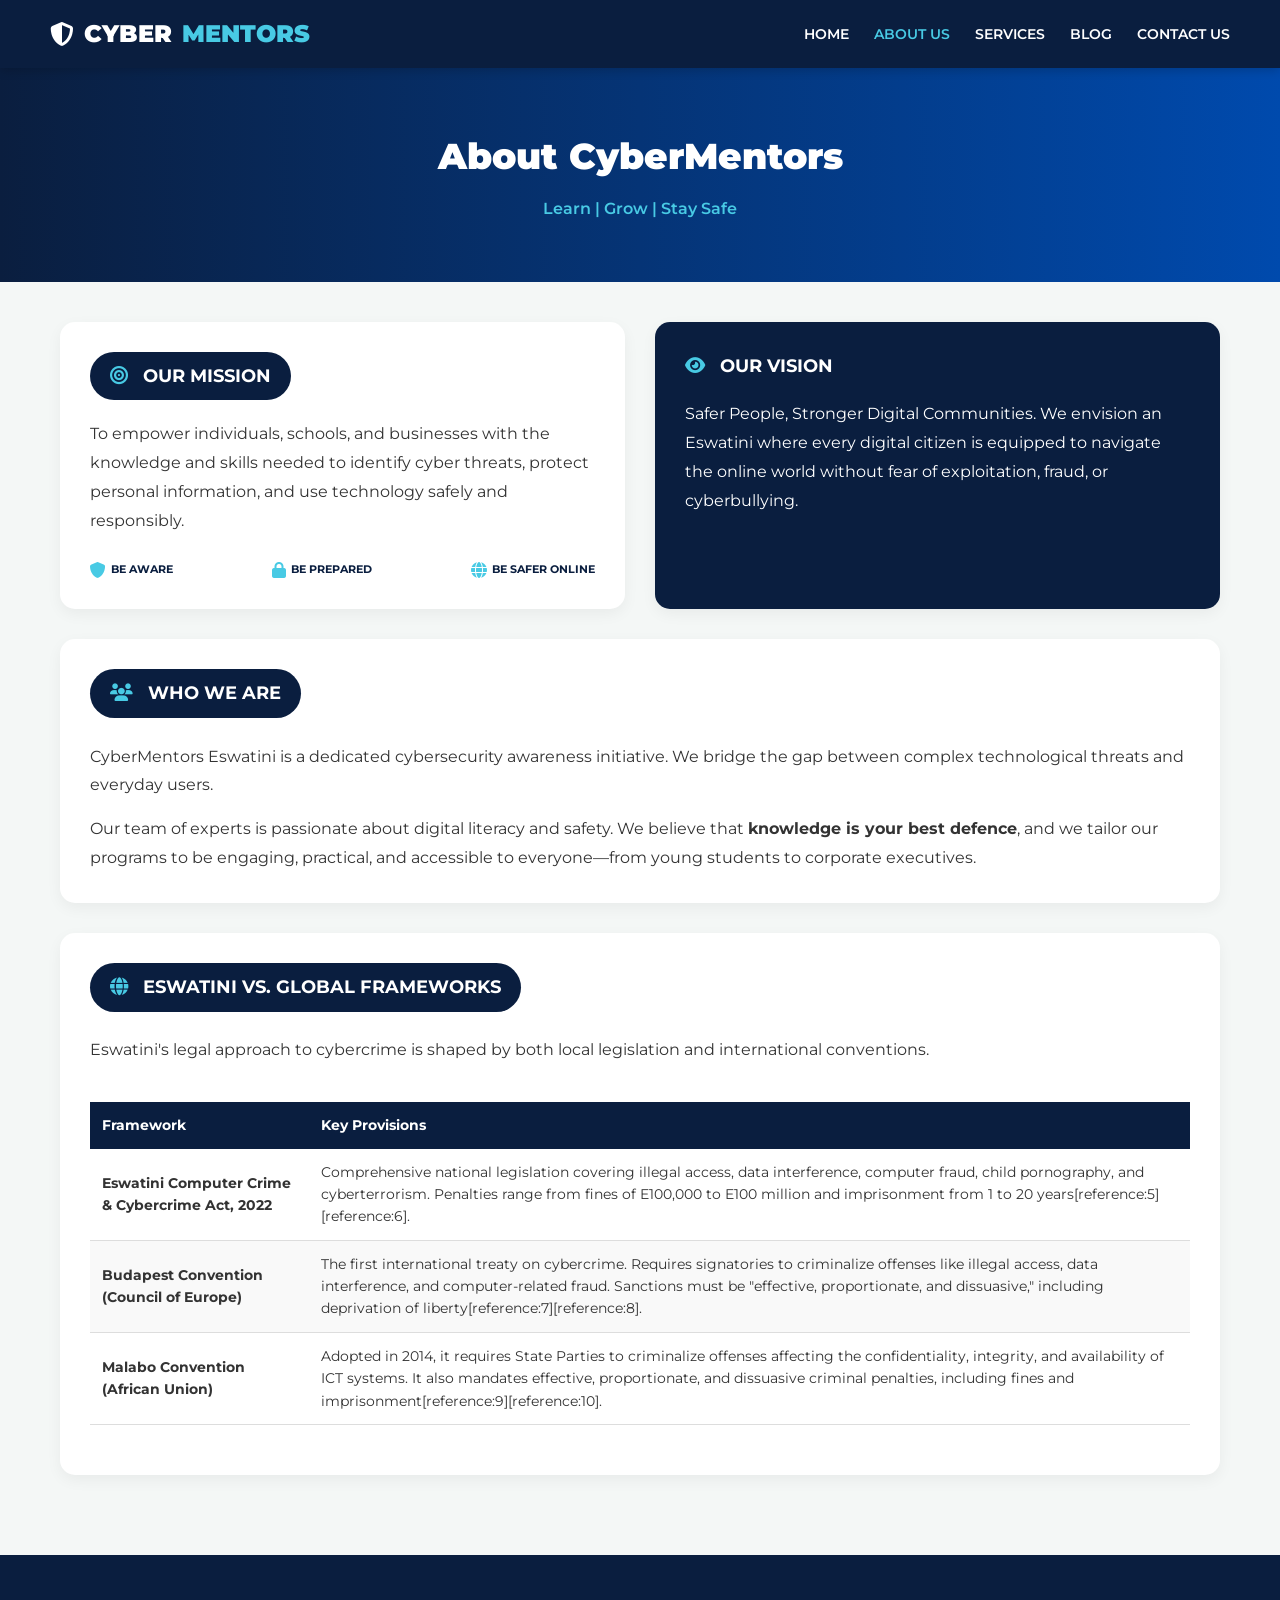
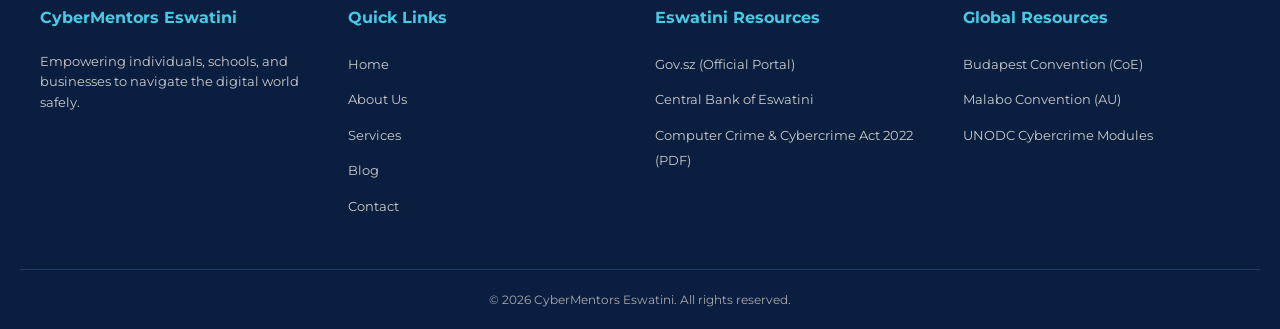
<file: about.html>
<!DOCTYPE html>
<html lang="en">
<head>
    <meta charset="UTF-8">
    <meta name="viewport" content="width=device-width, initial-scale=1.0">
    <title>About Us | CyberMentors Eswatini</title>
    <link href="https://fonts.googleapis.com/css2?family=Montserrat:wght@400;600;700;800;900&display=swap" rel="stylesheet">
    <link rel="stylesheet" href="https://cdnjs.cloudflare.com/ajax/libs/font-awesome/6.4.0/css/all.min.css">
    <link rel="stylesheet" href="style.css">
</head>
<body>
    <nav class="navbar">
        <a href="index.html" class="nav-logo"><i class="fa-solid fa-shield-halved"></i> CYBER<span>MENTORS</span></a>
        <ul class="nav-links">
            <li><a href="index.html">Home</a></li>
            <li><a href="about.html" class="active">About Us</a></li>
            <li><a href="services.html">Services</a></li>
            <li><a href="blog.html">Blog</a></li>
            <li><a href="contact.html">Contact Us</a></li>
        </ul>
    </nav>

    <main>
        <div class="page-header">
            <h1>About CyberMentors</h1>
            <p>Learn | Grow | Stay Safe</p>
        </div>

        <div class="container">
            <div class="grid-2">
                <div class="card">
                    <h2 class="section-title" style="margin-bottom: 20px;"><i class="fa-solid fa-bullseye"></i> Our Mission</h2>
                    <p style="font-size: 16px; color: var(--text-dark); line-height: 1.8;">
                        To empower individuals, schools, and businesses with the knowledge and skills needed to identify cyber threats, protect personal information, and use technology safely and responsibly.
                    </p>
                    <br>
                    <div class="mission-badges" style="color: var(--dark-blue);">
                        <span><i class="fa-solid fa-shield"></i> BE AWARE</span>
                        <span><i class="fa-solid fa-lock"></i> BE PREPARED</span>
                        <span><i class="fa-solid fa-globe"></i> BE SAFER ONLINE</span>
                    </div>
                </div>
                
                <div class="card" style="background-color: var(--dark-blue); color: white;">
                    <h2 class="section-title" style="background: transparent; padding: 0; color: white; margin-bottom: 20px;"><i class="fa-solid fa-eye"></i> Our Vision</h2>
                    <p style="font-size: 16px; line-height: 1.8;">
                        Safer People, Stronger Digital Communities. We envision an Eswatini where every digital citizen is equipped to navigate the online world without fear of exploitation, fraud, or cyberbullying.
                    </p>
                </div>
            </div>

            <div class="card" style="margin-top: 30px;">
                <h2 class="section-title"><i class="fa-solid fa-users"></i> Who We Are</h2>
                <p style="font-size: 16px; line-height: 1.8; margin-bottom: 15px;">
                    CyberMentors Eswatini is a dedicated cybersecurity awareness initiative. We bridge the gap between complex technological threats and everyday users. 
                </p>
                <p style="font-size: 16px; line-height: 1.8;">
                    Our team of experts is passionate about digital literacy and safety. We believe that <strong>knowledge is your best defence</strong>, and we tailor our programs to be engaging, practical, and accessible to everyone—from young students to corporate executives.
                </p>
            </div>

            <div class="card" style="margin-top: 30px;">
                <h2 class="section-title"><i class="fa-solid fa-globe"></i> Eswatini vs. Global Frameworks</h2>
                <p style="margin-bottom: 20px;">Eswatini's legal approach to cybercrime is shaped by both local legislation and international conventions.</p>
                <div class="table-responsive">
                    <table>
                        <thead>
                            <tr>
                                <th>Framework</th>
                                <th>Key Provisions</th>
                            </tr>
                        </thead>
                        <tbody>
                            <tr>
                                <td><strong>Eswatini Computer Crime & Cybercrime Act, 2022</strong></td>
                                <td>Comprehensive national legislation covering illegal access, data interference, computer fraud, child pornography, and cyberterrorism. Penalties range from fines of E100,000 to E100 million and imprisonment from 1 to 20 years[reference:5][reference:6].</td>
                            </tr>
                            <tr>
                                <td><strong>Budapest Convention (Council of Europe)</strong></td>
                                <td>The first international treaty on cybercrime. Requires signatories to criminalize offenses like illegal access, data interference, and computer-related fraud. Sanctions must be "effective, proportionate, and dissuasive," including deprivation of liberty[reference:7][reference:8].</td>
                            </tr>
                            <tr>
                                <td><strong>Malabo Convention (African Union)</strong></td>
                                <td>Adopted in 2014, it requires State Parties to criminalize offenses affecting the confidentiality, integrity, and availability of ICT systems. It also mandates effective, proportionate, and dissuasive criminal penalties, including fines and imprisonment[reference:9][reference:10].</td>
                            </tr>
                        </tbody>
                    </table>
                </div>
            </div>
        </div>
    </main>

    <footer class="footer">
        <div class="footer-grid">
            <div>
                <h4>CyberMentors Eswatini</h4>
                <p style="font-size: 13px; color: #ccc;">Empowering individuals, schools, and businesses to navigate the digital world safely.</p>
            </div>
            <div>
                <h4>Quick Links</h4>
                <ul>
                    <li><a href="index.html">Home</a></li>
                    <li><a href="about.html">About Us</a></li>
                    <li><a href="services.html">Services</a></li>
                    <li><a href="blog.html">Blog</a></li>
                    <li><a href="contact.html">Contact</a></li>
                </ul>
            </div>
            <div>
                <h4>Eswatini Resources</h4>
                <ul>
                    <li><a href="https://www.gov.sz" target="_blank">Gov.sz (Official Portal)</a></li>
                    <li><a href="https://www.centralbank.org.sz" target="_blank">Central Bank of Eswatini</a></li>
                    <li><a href="https://www.gov.sz/images/ICT/The-Computer-Crime--and-CyberCrime-Bill-2020.pdf" target="_blank">Computer Crime & Cybercrime Act 2022 (PDF)</a></li>
                </ul>
            </div>
            <div>
                <h4>Global Resources</h4>
                <ul>
                    <li><a href="https://www.coe.int/en/web/cybercrime" target="_blank">Budapest Convention (CoE)</a></li>
                    <li><a href="https://au.int/en/treaties/african-union-convention-cyber-security-and-personal-data-protection" target="_blank">Malabo Convention (AU)</a></li>
                    <li><a href="https://sherloc.unodc.org/cld/en/education/tertiary/cybercrime.html" target="_blank">UNODC Cybercrime Modules</a></li>
                </ul>
            </div>
        </div>
        <div class="footer-bottom">
            <p>&copy; 2026 CyberMentors Eswatini. All rights reserved.</p>
        </div>
    </footer>
</body>
</html>
</file>
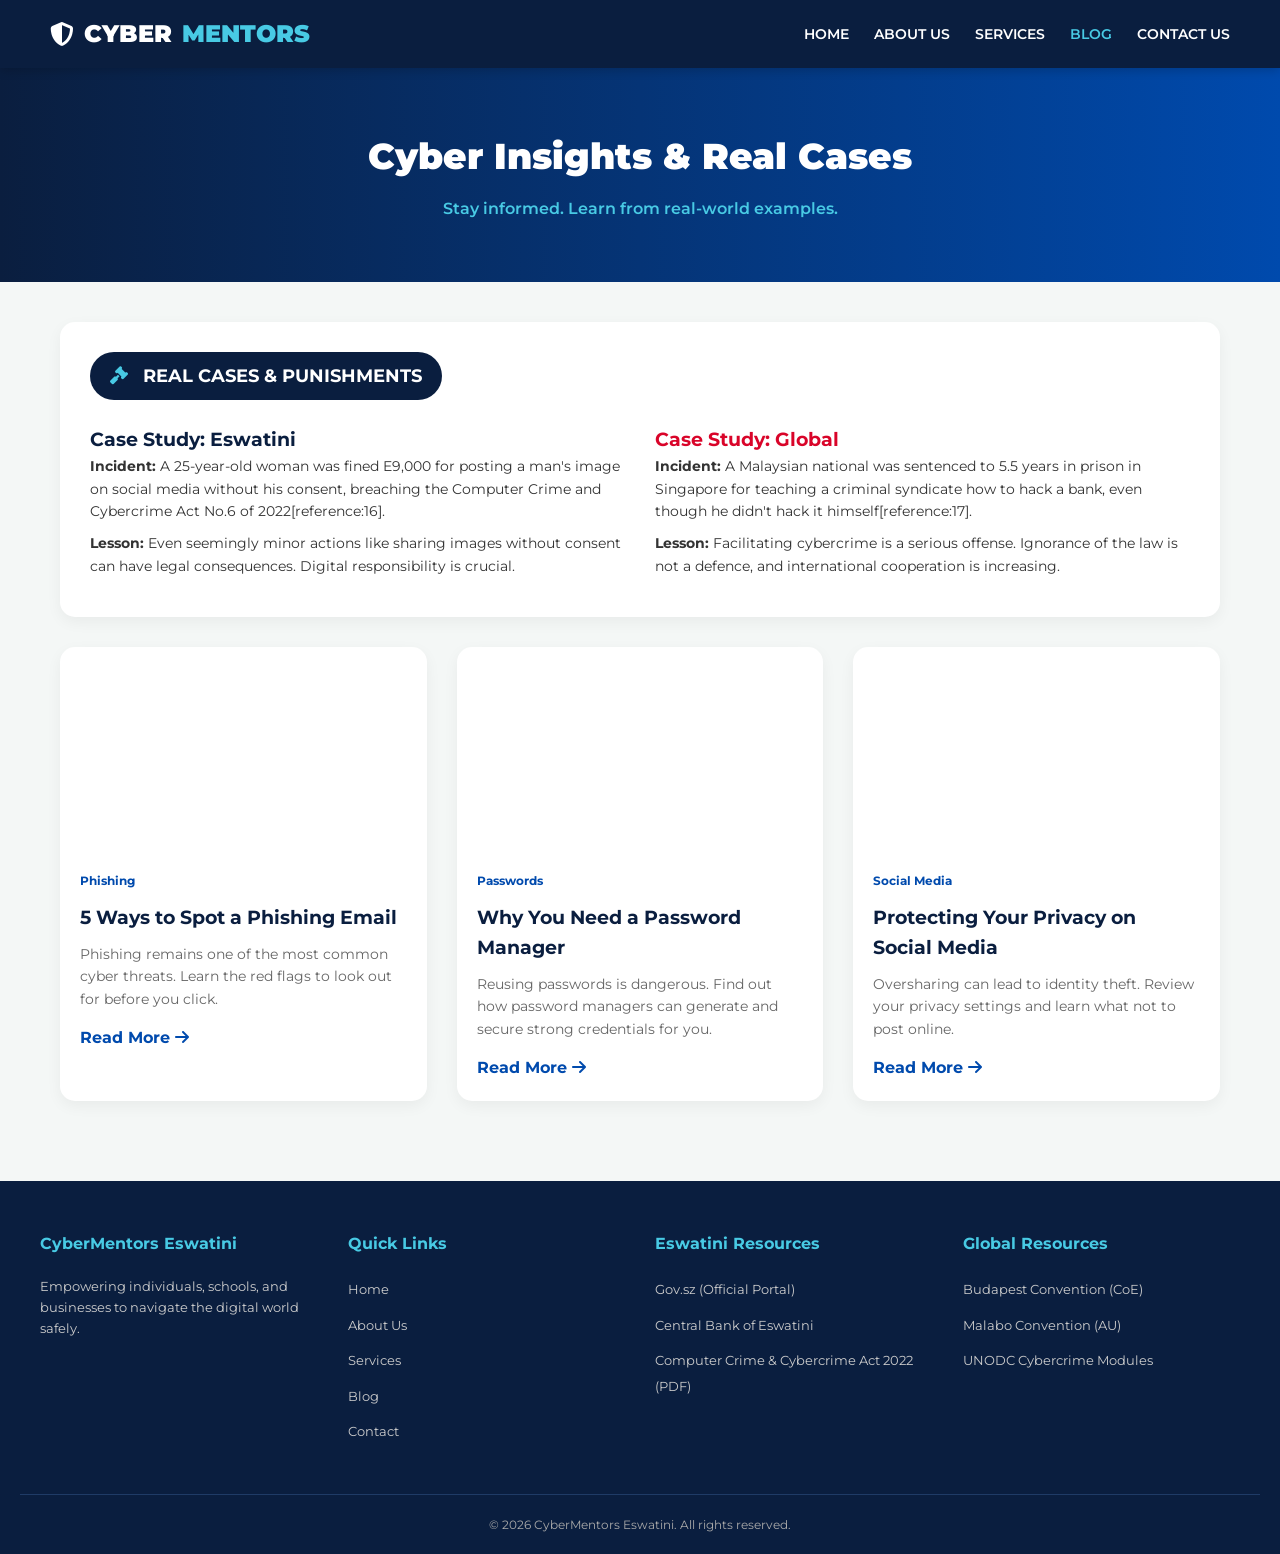
<file: blog.html>
<!DOCTYPE html>
<html lang="en">
<head>
    <meta charset="UTF-8">
    <meta name="viewport" content="width=device-width, initial-scale=1.0">
    <title>Blog & News | CyberMentors Eswatini</title>
    <link href="https://fonts.googleapis.com/css2?family=Montserrat:wght@400;600;700;800;900&display=swap" rel="stylesheet">
    <link rel="stylesheet" href="https://cdnjs.cloudflare.com/ajax/libs/font-awesome/6.4.0/css/all.min.css">
    <link rel="stylesheet" href="style.css">
</head>
<body>
    <nav class="navbar">
        <a href="index.html" class="nav-logo"><i class="fa-solid fa-shield-halved"></i> CYBER<span>MENTORS</span></a>
        <ul class="nav-links">
            <li><a href="index.html">Home</a></li>
            <li><a href="about.html">About Us</a></li>
            <li><a href="services.html">Services</a></li>
            <li><a href="blog.html" class="active">Blog</a></li>
            <li><a href="contact.html">Contact Us</a></li>
        </ul>
    </nav>

    <main>
        <div class="page-header">
            <h1>Cyber Insights & Real Cases</h1>
            <p>Stay informed. Learn from real-world examples.</p>
        </div>

        <div class="container">
            <!-- REAL CASES SECTION -->
            <div class="card" style="margin-bottom: 30px;">
                <h2 class="section-title"><i class="fa-solid fa-gavel"></i> Real Cases & Punishments</h2>
                <div class="grid-2">
                    <div>
                        <h3 style="color: var(--dark-blue);">Case Study: Eswatini</h3>
                        <p style="font-size: 14px; margin-bottom: 10px;"><strong>Incident:</strong> A 25-year-old woman was fined E9,000 for posting a man's image on social media without his consent, breaching the Computer Crime and Cybercrime Act No.6 of 2022[reference:16].</p>
                        <p style="font-size: 14px; margin-bottom: 10px;"><strong>Lesson:</strong> Even seemingly minor actions like sharing images without consent can have legal consequences. Digital responsibility is crucial.</p>
                    </div>
                    <div>
                        <h3 style="color: var(--danger-red);">Case Study: Global</h3>
                        <p style="font-size: 14px; margin-bottom: 10px;"><strong>Incident:</strong> A Malaysian national was sentenced to 5.5 years in prison in Singapore for teaching a criminal syndicate how to hack a bank, even though he didn't hack it himself[reference:17].</p>
                        <p style="font-size: 14px;"><strong>Lesson:</strong> Facilitating cybercrime is a serious offense. Ignorance of the law is not a defence, and international cooperation is increasing.</p>
                    </div>
                </div>
            </div>

            <!-- BLOG POSTS -->
            <div class="grid-3">
                <div class="card" style="padding: 0;">
                    <div style="height: 200px; background: url('https://images.unsplash.com/photo-1563986768609-322da13575f3?q=80&w=600&auto=format&fit=crop') center/cover;"></div>
                    <div style="padding: 20px;">
                        <span style="font-size: 12px; color: var(--medium-blue); font-weight: 700;">Phishing</span>
                        <h3 style="margin: 10px 0; color: var(--dark-blue);">5 Ways to Spot a Phishing Email</h3>
                        <p style="font-size: 14px; color: var(--text-light); margin-bottom: 15px;">Phishing remains one of the most common cyber threats. Learn the red flags to look out for before you click.</p>
                        <a href="#" style="color: var(--medium-blue); font-weight: 700;">Read More <i class="fa-solid fa-arrow-right"></i></a>
                    </div>
                </div>
                <div class="card" style="padding: 0;">
                    <div style="height: 200px; background: url('https://images.unsplash.com/photo-1614064641938-3bbee52942c7?q=80&w=600&auto=format&fit=crop') center/cover;"></div>
                    <div style="padding: 20px;">
                        <span style="font-size: 12px; color: var(--medium-blue); font-weight: 700;">Passwords</span>
                        <h3 style="margin: 10px 0; color: var(--dark-blue);">Why You Need a Password Manager</h3>
                        <p style="font-size: 14px; color: var(--text-light); margin-bottom: 15px;">Reusing passwords is dangerous. Find out how password managers can generate and secure strong credentials for you.</p>
                        <a href="#" style="color: var(--medium-blue); font-weight: 700;">Read More <i class="fa-solid fa-arrow-right"></i></a>
                    </div>
                </div>
                <div class="card" style="padding: 0;">
                    <div style="height: 200px; background: url('https://images.unsplash.com/photo-1526374965328-7f61d4dc18c5?q=80&w=600&auto=format&fit=crop') center/cover;"></div>
                    <div style="padding: 20px;">
                        <span style="font-size: 12px; color: var(--medium-blue); font-weight: 700;">Social Media</span>
                        <h3 style="margin: 10px 0; color: var(--dark-blue);">Protecting Your Privacy on Social Media</h3>
                        <p style="font-size: 14px; color: var(--text-light); margin-bottom: 15px;">Oversharing can lead to identity theft. Review your privacy settings and learn what not to post online.</p>
                        <a href="#" style="color: var(--medium-blue); font-weight: 700;">Read More <i class="fa-solid fa-arrow-right"></i></a>
                    </div>
                </div>
            </div>
        </div>
    </main>

    <!-- DETAILED FOOTER -->
    <footer class="footer">
        <div class="footer-grid">
            <div>
                <h4>CyberMentors Eswatini</h4>
                <p style="font-size: 13px; color: #ccc;">Empowering individuals, schools, and businesses to navigate the digital world safely.</p>
            </div>
            <div>
                <h4>Quick Links</h4>
                <ul>
                    <li><a href="index.html">Home</a></li>
                    <li><a href="about.html">About Us</a></li>
                    <li><a href="services.html">Services</a></li>
                    <li><a href="blog.html">Blog</a></li>
                    <li><a href="contact.html">Contact</a></li>
                </ul>
            </div>
            <div>
                <h4>Eswatini Resources</h4>
                <ul>
                    <li><a href="https://www.gov.sz" target="_blank">Gov.sz (Official Portal)</a></li>
                    <li><a href="https://www.centralbank.org.sz" target="_blank">Central Bank of Eswatini</a></li>
                    <li><a href="https://www.gov.sz/images/ICT/The-Computer-Crime--and-CyberCrime-Bill-2020.pdf" target="_blank">Computer Crime & Cybercrime Act 2022 (PDF)</a></li>
                </ul>
            </div>
            <div>
                <h4>Global Resources</h4>
                <ul>
                    <li><a href="https://www.coe.int/en/web/cybercrime" target="_blank">Budapest Convention (CoE)</a></li>
                    <li><a href="https://au.int/en/treaties/african-union-convention-cyber-security-and-personal-data-protection" target="_blank">Malabo Convention (AU)</a></li>
                    <li><a href="https://sherloc.unodc.org/cld/en/education/tertiary/cybercrime.html" target="_blank">UNODC Cybercrime Modules</a></li>
                </ul>
            </div>
        </div>
        <div class="footer-bottom">
            <p>&copy; 2026 CyberMentors Eswatini. All rights reserved.</p>
        </div>
    </footer>
</body>
</html>
</file>
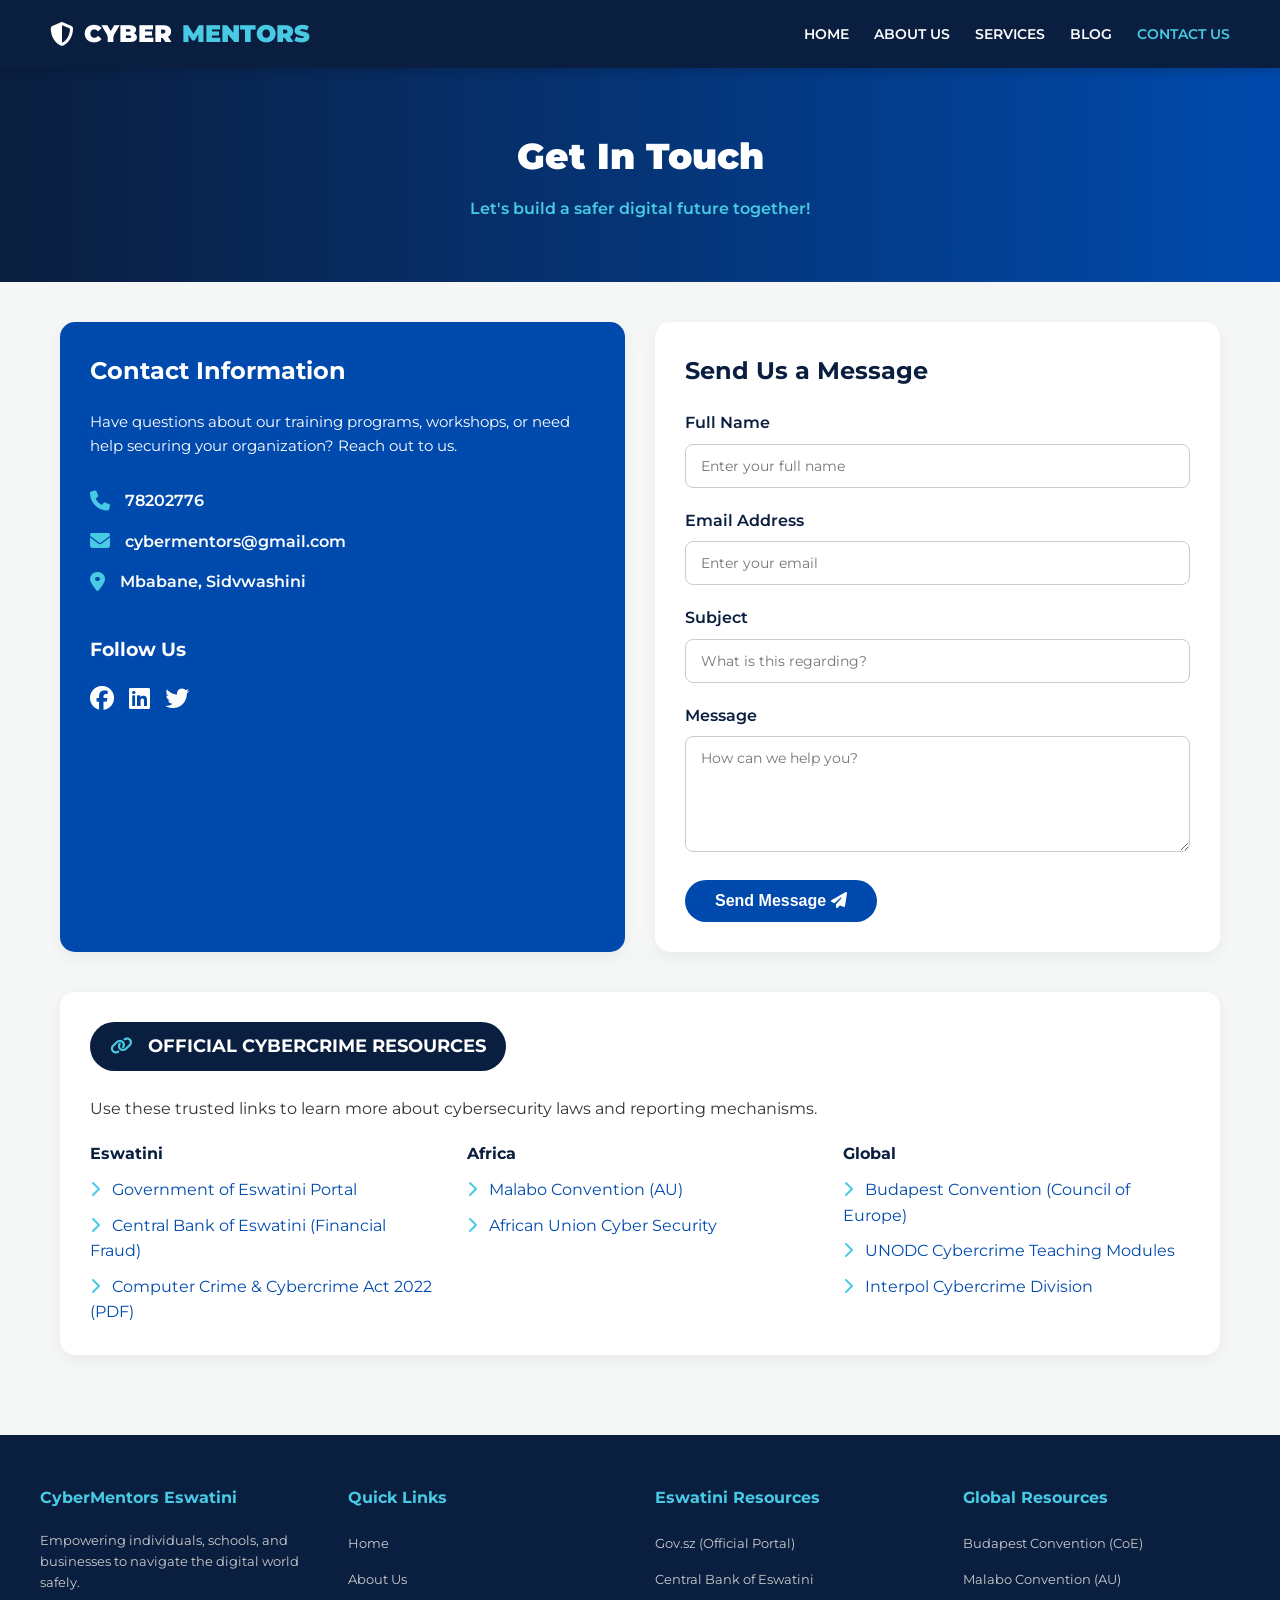
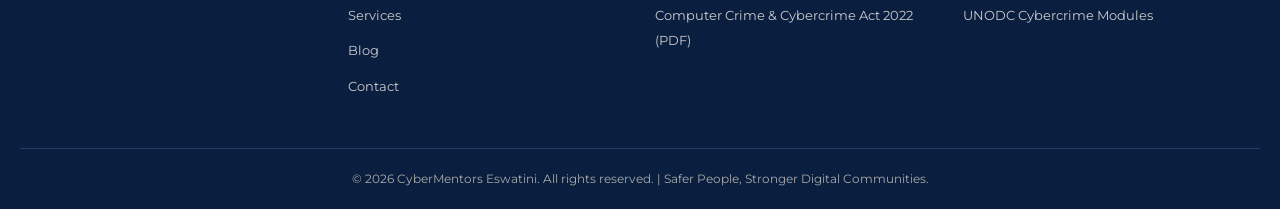
<file: contact.html>
<!DOCTYPE html>
<html lang="en">
<head>
    <meta charset="UTF-8">
    <meta name="viewport" content="width=device-width, initial-scale=1.0">
    <title>Contact Us | CyberMentors Eswatini</title>
    <link href="https://fonts.googleapis.com/css2?family=Montserrat:wght@400;600;700;800;900&display=swap" rel="stylesheet">
    <link rel="stylesheet" href="https://cdnjs.cloudflare.com/ajax/libs/font-awesome/6.4.0/css/all.min.css">
    <link rel="stylesheet" href="style.css">
</head>
<body>
    <nav class="navbar">
        <a href="index.html" class="nav-logo"><i class="fa-solid fa-shield-halved"></i> CYBER<span>MENTORS</span></a>
        <ul class="nav-links">
            <li><a href="index.html">Home</a></li>
            <li><a href="about.html">About Us</a></li>
            <li><a href="services.html">Services</a></li>
            <li><a href="blog.html">Blog</a></li>
            <li><a href="contact.html" class="active">Contact Us</a></li>
        </ul>
    </nav>

    <main>
        <div class="page-header">
            <h1>Get In Touch</h1>
            <p>Let's build a safer digital future together!</p>
        </div>

        <div class="container">
            <div class="grid-2">
                <!-- Contact Information -->
                <div class="card" style="background-color: var(--medium-blue); color: var(--white);">
                    <h2 style="font-size: 24px; margin-bottom: 20px;">Contact Information</h2>
                    <p style="margin-bottom: 30px; font-size: 15px;">Have questions about our training programs, workshops, or need help securing your organization? Reach out to us.</p>
                    
                    <div class="contact-info">
                        <p><i class="fa-solid fa-phone"></i> 78202776</p>
                        <p><i class="fa-solid fa-envelope"></i> cybermentors@gmail.com</p>
                        <p><i class="fa-solid fa-location-dot"></i> Mbabane, Sidvwashini</p>
                    </div>

                    <div style="margin-top: 40px;">
                        <h3 style="margin-bottom: 15px;">Follow Us</h3>
                        <div style="display: flex; gap: 15px; font-size: 24px;">
                            <a href="#" style="color: var(--white);"><i class="fa-brands fa-facebook"></i></a>
                            <a href="#" style="color: var(--white);"><i class="fa-brands fa-linkedin"></i></a>
                            <a href="#" style="color: var(--white);"><i class="fa-brands fa-twitter"></i></a>
                        </div>
                    </div>
                </div>

                <!-- Contact Form -->
                <div class="card">
                    <h2 style="font-size: 24px; margin-bottom: 20px; color: var(--dark-blue);">Send Us a Message</h2>
                    <form action="#" method="POST">
                        <div class="form-group">
                            <label for="name">Full Name</label>
                            <input type="text" id="name" class="form-control" placeholder="Enter your full name" required>
                        </div>
                        <div class="form-group">
                            <label for="email">Email Address</label>
                            <input type="email" id="email" class="form-control" placeholder="Enter your email" required>
                        </div>
                        <div class="form-group">
                            <label for="subject">Subject</label>
                            <input type="text" id="subject" class="form-control" placeholder="What is this regarding?" required>
                        </div>
                        <div class="form-group">
                            <label for="message">Message</label>
                            <textarea id="message" class="form-control" rows="5" placeholder="How can we help you?" required></textarea>
                        </div>
                        <button type="submit" class="btn">Send Message <i class="fa-solid fa-paper-plane"></i></button>
                    </form>
                </div>
            </div>

            <!-- NEW: OFFICIAL RESOURCES -->
            <div class="card" style="margin-top: 40px;">
                <h2 class="section-title"><i class="fa-solid fa-link"></i> Official Cybercrime Resources</h2>
                <p style="margin-bottom: 20px;">Use these trusted links to learn more about cybersecurity laws and reporting mechanisms.</p>
                <div class="grid-3">
                    <div>
                        <h4 style="color: var(--dark-blue); margin-bottom: 10px;">Eswatini</h4>
                        <ul style="list-style: none; padding: 0;">
                            <li style="margin-bottom: 10px;"><i class="fa-solid fa-chevron-right" style="color: var(--cyan); margin-right: 8px;"></i> <a href="https://www.gov.sz" target="_blank">Government of Eswatini Portal</a></li>
                            <li style="margin-bottom: 10px;"><i class="fa-solid fa-chevron-right" style="color: var(--cyan); margin-right: 8px;"></i> <a href="https://www.centralbank.org.sz" target="_blank">Central Bank of Eswatini (Financial Fraud)</a></li>
                            <li><i class="fa-solid fa-chevron-right" style="color: var(--cyan); margin-right: 8px;"></i> <a href="https://www.gov.sz/images/ICT/The-Computer-Crime--and-CyberCrime-Bill-2020.pdf" target="_blank">Computer Crime & Cybercrime Act 2022 (PDF)</a></li>
                        </ul>
                    </div>
                    <div>
                        <h4 style="color: var(--dark-blue); margin-bottom: 10px;">Africa</h4>
                        <ul style="list-style: none; padding: 0;">
                            <li style="margin-bottom: 10px;"><i class="fa-solid fa-chevron-right" style="color: var(--cyan); margin-right: 8px;"></i> <a href="https://au.int/en/treaties/african-union-convention-cyber-security-and-personal-data-protection" target="_blank">Malabo Convention (AU)</a></li>
                            <li style="margin-bottom: 10px;"><i class="fa-solid fa-chevron-right" style="color: var(--cyan); margin-right: 8px;"></i> <a href="https://www.africa-union.org" target="_blank">African Union Cyber Security</a></li>
                        </ul>
                    </div>
                    <div>
                        <h4 style="color: var(--dark-blue); margin-bottom: 10px;">Global</h4>
                        <ul style="list-style: none; padding: 0;">
                            <li style="margin-bottom: 10px;"><i class="fa-solid fa-chevron-right" style="color: var(--cyan); margin-right: 8px;"></i> <a href="https://www.coe.int/en/web/cybercrime" target="_blank">Budapest Convention (Council of Europe)</a></li>
                            <li style="margin-bottom: 10px;"><i class="fa-solid fa-chevron-right" style="color: var(--cyan); margin-right: 8px;"></i> <a href="https://sherloc.unodc.org/cld/en/education/tertiary/cybercrime.html" target="_blank">UNODC Cybercrime Teaching Modules</a></li>
                            <li><i class="fa-solid fa-chevron-right" style="color: var(--cyan); margin-right: 8px;"></i> <a href="https://www.interpol.int/en/Crimes/Cybercrime" target="_blank">Interpol Cybercrime Division</a></li>
                        </ul>
                    </div>
                </div>
            </div>
        </div>
    </main>

    <!-- DETAILED FOOTER -->
    <footer class="footer">
        <div class="footer-grid">
            <div>
                <h4>CyberMentors Eswatini</h4>
                <p style="font-size: 13px; color: #ccc;">Empowering individuals, schools, and businesses to navigate the digital world safely.</p>
            </div>
            <div>
                <h4>Quick Links</h4>
                <ul>
                    <li><a href="index.html">Home</a></li>
                    <li><a href="about.html">About Us</a></li>
                    <li><a href="services.html">Services</a></li>
                    <li><a href="blog.html">Blog</a></li>
                    <li><a href="contact.html">Contact</a></li>
                </ul>
            </div>
            <div>
                <h4>Eswatini Resources</h4>
                <ul>
                    <li><a href="https://www.gov.sz" target="_blank">Gov.sz (Official Portal)</a></li>
                    <li><a href="https://www.centralbank.org.sz" target="_blank">Central Bank of Eswatini</a></li>
                    <li><a href="https://www.gov.sz/images/ICT/The-Computer-Crime--and-CyberCrime-Bill-2020.pdf" target="_blank">Computer Crime & Cybercrime Act 2022 (PDF)</a></li>
                </ul>
            </div>
            <div>
                <h4>Global Resources</h4>
                <ul>
                    <li><a href="https://www.coe.int/en/web/cybercrime" target="_blank">Budapest Convention (CoE)</a></li>
                    <li><a href="https://au.int/en/treaties/african-union-convention-cyber-security-and-personal-data-protection" target="_blank">Malabo Convention (AU)</a></li>
                    <li><a href="https://sherloc.unodc.org/cld/en/education/tertiary/cybercrime.html" target="_blank">UNODC Cybercrime Modules</a></li>
                </ul>
            </div>
        </div>
        <div class="footer-bottom">
            <p>&copy; 2026 CyberMentors Eswatini. All rights reserved. | Safer People, Stronger Digital Communities.</p>
        </div>
    </footer>
</body>
</html>
</file>
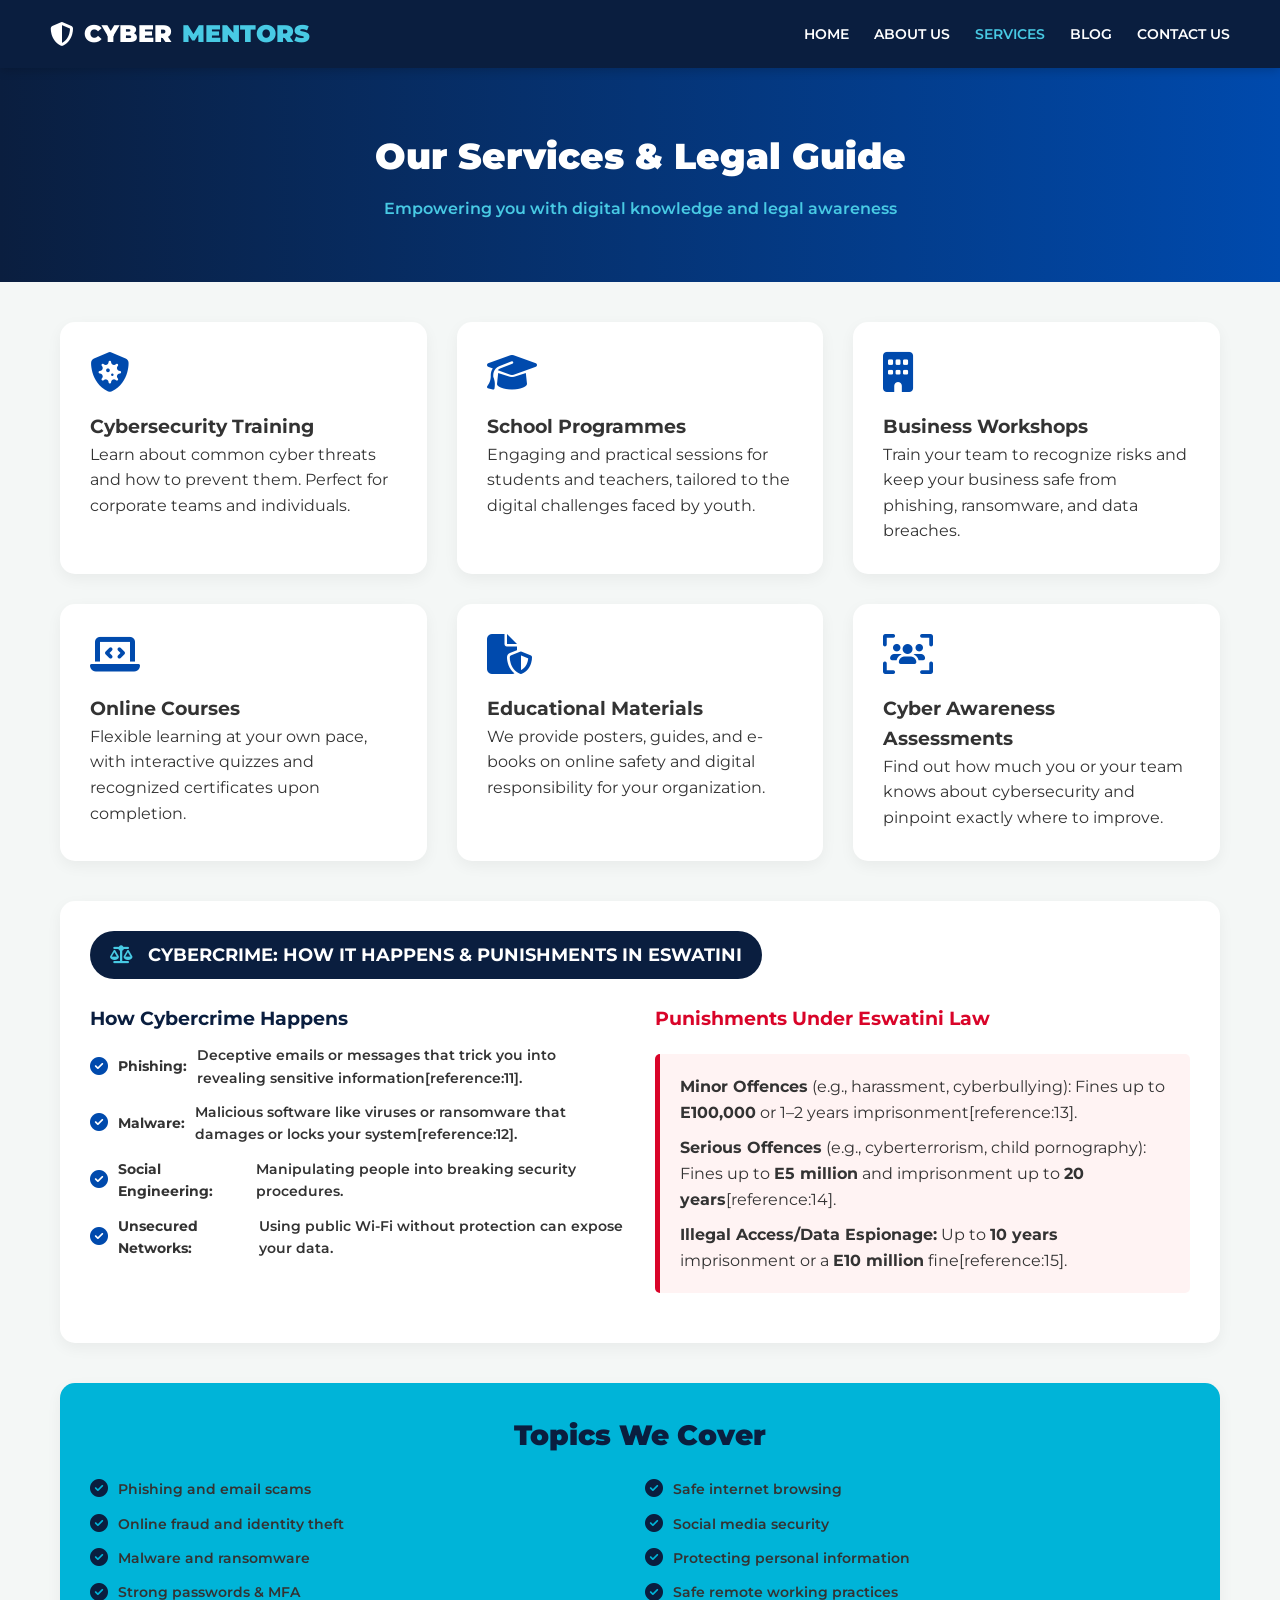
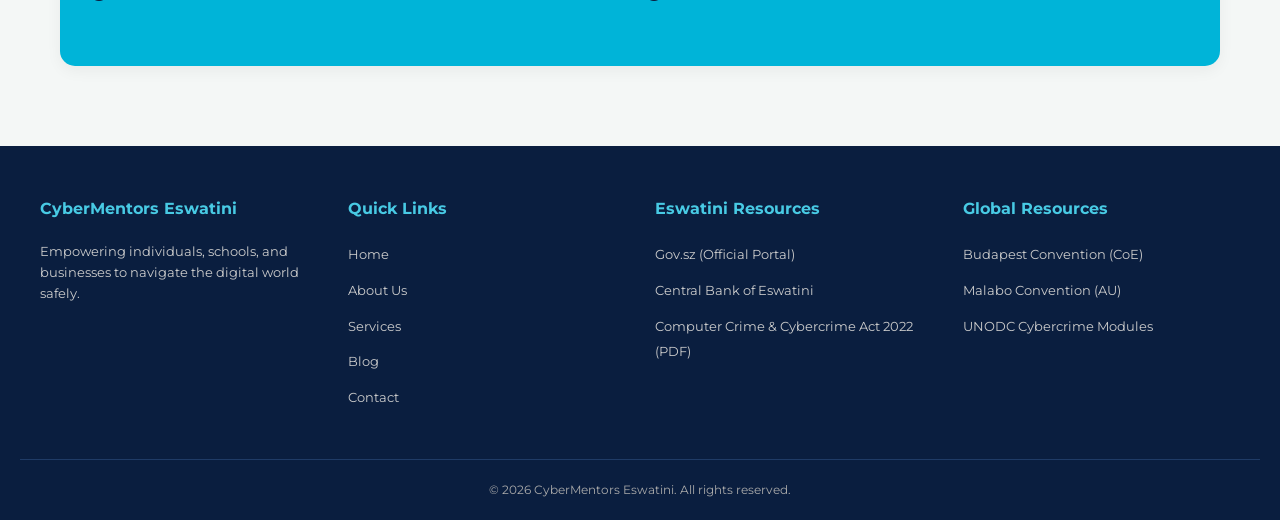
<file: services.html>
<!DOCTYPE html>
<html lang="en">
<head>
    <meta charset="UTF-8">
    <meta name="viewport" content="width=device-width, initial-scale=1.0">
    <title>Our Services | CyberMentors Eswatini</title>
    <link href="https://fonts.googleapis.com/css2?family=Montserrat:wght@400;600;700;800;900&display=swap" rel="stylesheet">
    <link rel="stylesheet" href="https://cdnjs.cloudflare.com/ajax/libs/font-awesome/6.4.0/css/all.min.css">
    <link rel="stylesheet" href="style.css">
</head>
<body>
    <nav class="navbar">
        <a href="index.html" class="nav-logo"><i class="fa-solid fa-shield-halved"></i> CYBER<span>MENTORS</span></a>
        <ul class="nav-links">
            <li><a href="index.html">Home</a></li>
            <li><a href="about.html">About Us</a></li>
            <li><a href="services.html" class="active">Services</a></li>
            <li><a href="blog.html">Blog</a></li>
            <li><a href="contact.html">Contact Us</a></li>
        </ul>
    </nav>

    <main>
        <div class="page-header">
            <h1>Our Services & Legal Guide</h1>
            <p>Empowering you with digital knowledge and legal awareness</p>
        </div>

        <div class="container">
            <div class="grid-3">
                <div class="card">
                    <i class="fa-solid fa-shield-virus card-icon"></i>
                    <h3>Cybersecurity Training</h3>
                    <p>Learn about common cyber threats and how to prevent them. Perfect for corporate teams and individuals.</p>
                </div>
                <div class="card">
                    <i class="fa-solid fa-graduation-cap card-icon"></i>
                    <h3>School Programmes</h3>
                    <p>Engaging and practical sessions for students and teachers, tailored to the digital challenges faced by youth.</p>
                </div>
                <div class="card">
                    <i class="fa-solid fa-building card-icon"></i>
                    <h3>Business Workshops</h3>
                    <p>Train your team to recognize risks and keep your business safe from phishing, ransomware, and data breaches.</p>
                </div>
                <div class="card">
                    <i class="fa-solid fa-laptop-code card-icon"></i>
                    <h3>Online Courses</h3>
                    <p>Flexible learning at your own pace, with interactive quizzes and recognized certificates upon completion.</p>
                </div>
                <div class="card">
                    <i class="fa-solid fa-file-shield card-icon"></i>
                    <h3>Educational Materials</h3>
                    <p>We provide posters, guides, and e-books on online safety and digital responsibility for your organization.</p>
                </div>
                <div class="card">
                    <i class="fa-solid fa-users-viewfinder card-icon"></i>
                    <h3>Cyber Awareness Assessments</h3>
                    <p>Find out how much you or your team knows about cybersecurity and pinpoint exactly where to improve.</p>
                </div>
            </div>

            <!-- NEW: HOW & PUNISHMENT BREAKDOWN -->
            <div class="card" style="margin-top: 40px;">
                <h2 class="section-title"><i class="fa-solid fa-scale-balanced"></i> Cybercrime: How It Happens & Punishments in Eswatini</h2>
                <div class="grid-2">
                    <div>
                        <h3 style="color: var(--dark-blue); margin-bottom: 10px;">How Cybercrime Happens</h3>
                        <ul class="check-list">
                            <li><i class="fa-solid fa-circle-check"></i> <strong>Phishing:</strong> Deceptive emails or messages that trick you into revealing sensitive information[reference:11].</li>
                            <li><i class="fa-solid fa-circle-check"></i> <strong>Malware:</strong> Malicious software like viruses or ransomware that damages or locks your system[reference:12].</li>
                            <li><i class="fa-solid fa-circle-check"></i> <strong>Social Engineering:</strong> Manipulating people into breaking security procedures.</li>
                            <li><i class="fa-solid fa-circle-check"></i> <strong>Unsecured Networks:</strong> Using public Wi-Fi without protection can expose your data.</li>
                        </ul>
                    </div>
                    <div>
                        <h3 style="color: var(--danger-red); margin-bottom: 10px;">Punishments Under Eswatini Law</h3>
                        <div class="warning-box">
                            <p><strong>Minor Offences</strong> (e.g., harassment, cyberbullying): Fines up to <strong>E100,000</strong> or 1–2 years imprisonment[reference:13].</p>
                            <p style="margin-top: 10px;"><strong>Serious Offences</strong> (e.g., cyberterrorism, child pornography): Fines up to <strong>E5 million</strong> and imprisonment up to <strong>20 years</strong>[reference:14].</p>
                            <p style="margin-top: 10px;"><strong>Illegal Access/Data Espionage:</strong> Up to <strong>10 years</strong> imprisonment or a <strong>E10 million</strong> fine[reference:15].</p>
                        </div>
                    </div>
                </div>
            </div>

            <div class="card" style="margin-top: 40px; background-color: var(--light-blue); color: var(--dark-blue);">
                <h2 style="text-align: center; font-weight: 900; font-size: 28px; margin-bottom: 20px;">Topics We Cover</h2>
                <div class="grid-2" style="gap: 10px;">
                    <ul class="check-list" style="color: var(--dark-blue);">
                        <li><i class="fa-solid fa-circle-check" style="color: var(--dark-blue);"></i> Phishing and email scams</li>
                        <li><i class="fa-solid fa-circle-check" style="color: var(--dark-blue);"></i> Online fraud and identity theft</li>
                        <li><i class="fa-solid fa-circle-check" style="color: var(--dark-blue);"></i> Malware and ransomware</li>
                        <li><i class="fa-solid fa-circle-check" style="color: var(--dark-blue);"></i> Strong passwords & MFA</li>
                    </ul>
                    <ul class="check-list" style="color: var(--dark-blue);">
                        <li><i class="fa-solid fa-circle-check" style="color: var(--dark-blue);"></i> Safe internet browsing</li>
                        <li><i class="fa-solid fa-circle-check" style="color: var(--dark-blue);"></i> Social media security</li>
                        <li><i class="fa-solid fa-circle-check" style="color: var(--dark-blue);"></i> Protecting personal information</li>
                        <li><i class="fa-solid fa-circle-check" style="color: var(--dark-blue);"></i> Safe remote working practices</li>
                    </ul>
                </div>
            </div>
        </div>
    </main>

    <!-- DETAILED FOOTER -->
    <footer class="footer">
        <div class="footer-grid">
            <div>
                <h4>CyberMentors Eswatini</h4>
                <p style="font-size: 13px; color: #ccc;">Empowering individuals, schools, and businesses to navigate the digital world safely.</p>
            </div>
            <div>
                <h4>Quick Links</h4>
                <ul>
                    <li><a href="index.html">Home</a></li>
                    <li><a href="about.html">About Us</a></li>
                    <li><a href="services.html">Services</a></li>
                    <li><a href="blog.html">Blog</a></li>
                    <li><a href="contact.html">Contact</a></li>
                </ul>
            </div>
            <div>
                <h4>Eswatini Resources</h4>
                <ul>
                    <li><a href="https://www.gov.sz" target="_blank">Gov.sz (Official Portal)</a></li>
                    <li><a href="https://www.centralbank.org.sz" target="_blank">Central Bank of Eswatini</a></li>
                    <li><a href="https://www.gov.sz/images/ICT/The-Computer-Crime--and-CyberCrime-Bill-2020.pdf" target="_blank">Computer Crime & Cybercrime Act 2022 (PDF)</a></li>
                </ul>
            </div>
            <div>
                <h4>Global Resources</h4>
                <ul>
                    <li><a href="https://www.coe.int/en/web/cybercrime" target="_blank">Budapest Convention (CoE)</a></li>
                    <li><a href="https://au.int/en/treaties/african-union-convention-cyber-security-and-personal-data-protection" target="_blank">Malabo Convention (AU)</a></li>
                    <li><a href="https://sherloc.unodc.org/cld/en/education/tertiary/cybercrime.html" target="_blank">UNODC Cybercrime Modules</a></li>
                </ul>
            </div>
        </div>
        <div class="footer-bottom">
            <p>&copy; 2026 CyberMentors Eswatini. All rights reserved.</p>
        </div>
    </footer>
</body>
</html>
</file>
<file: style.css>
/* --- CSS Variables --- */
:root {
    --dark-blue: #0a1e3f;
    --medium-blue: #004aad;
    --light-blue: #00b4d8;
    --cyan: #48cae4;
    --white: #ffffff;
    --off-white: #f4f7f6;
    --text-dark: #333333;
    --text-light: #666666;
    --danger-red: #d90429;
    --success-green: #2a9d8f;
}

/* --- Reset & Base Styles --- */
* { margin: 0; padding: 0; box-sizing: border-box; }
body { font-family: 'Montserrat', sans-serif; background-color: var(--off-white); color: var(--text-dark); line-height: 1.6; display: flex; flex-direction: column; min-height: 100vh; }
main { flex: 1; }
a { color: var(--medium-blue); text-decoration: none; }
a:hover { text-decoration: underline; }

/* --- Navigation Bar --- */
.navbar { background-color: var(--dark-blue); padding: 15px 50px; display: flex; justify-content: space-between; align-items: center; position: sticky; top: 0; z-index: 1000; box-shadow: 0 2px 10px rgba(0,0,0,0.2); }
.nav-logo { color: var(--white); font-size: 24px; font-weight: 900; text-decoration: none; display: flex; align-items: center; gap: 10px; }
.nav-logo span { color: var(--cyan); }
.nav-links { list-style: none; display: flex; gap: 25px; }
.nav-links a { color: var(--white); text-decoration: none; font-weight: 600; font-size: 14px; text-transform: uppercase; transition: color 0.3s ease; }
.nav-links a:hover, .nav-links a.active { color: var(--cyan); text-decoration: none; }

/* --- Page Headers --- */
.page-header { background: linear-gradient(90deg, var(--dark-blue) 0%, var(--medium-blue) 100%); color: var(--white); text-align: center; padding: 60px 20px; }
.page-header h1 { font-size: 36px; font-weight: 900; margin-bottom: 10px; }
.page-header p { font-size: 16px; color: var(--cyan); font-weight: 600; }

/* --- Layout Containers --- */
.container { max-width: 1200px; margin: 40px auto; padding: 0 20px; }
.grid-2 { display: grid; grid-template-columns: 1fr 1fr; gap: 30px; }
.grid-3 { display: grid; grid-template-columns: repeat(3, 1fr); gap: 30px; }
.grid-4 { display: grid; grid-template-columns: repeat(4, 1fr); gap: 20px; }

/* --- Cards --- */
.card { background: var(--white); border-radius: 15px; padding: 30px; box-shadow: 0 5px 15px rgba(0,0,0,0.05); transition: transform 0.3s ease; overflow: hidden; }
.card:hover { transform: translateY(-5px); }
.card-icon { font-size: 40px; color: var(--medium-blue); margin-bottom: 20px; }
.card-img { width: 100%; height: 200px; object-fit: cover; border-radius: 10px; margin-bottom: 15px; }

/* --- Informative Callout Boxes --- */
.callout-box { background-color: #eef4ff; border-left: 5px solid var(--medium-blue); padding: 20px; border-radius: 5px; margin: 20px 0; }
.callout-box h4 { color: var(--dark-blue); margin-bottom: 10px; display: flex; align-items: center; gap: 10px; }
.callout-box p { font-size: 14px; color: var(--text-light); }
.warning-box { background-color: #fff3f3; border-left: 5px solid var(--danger-red); padding: 20px; border-radius: 5px; margin: 20px 0; }
.warning-box h4 { color: var(--danger-red); margin-bottom: 10px; }

/* --- Tables --- */
.table-responsive { overflow-x: auto; }
table { width: 100%; border-collapse: collapse; margin: 20px 0; font-size: 14px; }
th { background-color: var(--dark-blue); color: var(--white); padding: 12px; text-align: left; }
td { padding: 12px; border-bottom: 1px solid #ddd; }
tr:nth-child(even) { background-color: #f9f9f9; }

/* --- Forms --- */
.form-group { margin-bottom: 20px; }
.form-group label { display: block; margin-bottom: 8px; font-weight: 600; color: var(--dark-blue); }
.form-control { width: 100%; padding: 12px 15px; border: 1px solid #ccc; border-radius: 8px; font-family: inherit; font-size: 14px; }
.form-control:focus { outline: none; border-color: var(--medium-blue); box-shadow: 0 0 5px rgba(0, 74, 173, 0.3); }
.btn { background-color: var(--medium-blue); color: var(--white); padding: 12px 30px; border: none; border-radius: 30px; cursor: pointer; font-weight: 700; font-size: 16px; transition: background 0.3s; }
.btn:hover { background-color: var(--light-blue); text-decoration: none; }

/* --- Footer --- */
.footer { background-color: var(--dark-blue); color: var(--white); padding: 50px 20px 20px; margin-top: 40px; }
.footer-grid { max-width: 1200px; margin: 0 auto; display: grid; grid-template-columns: repeat(4, 1fr); gap: 30px; }
.footer h4 { color: var(--cyan); margin-bottom: 20px; font-size: 16px; }
.footer ul { list-style: none; }
.footer ul li { margin-bottom: 10px; }
.footer ul li a { color: #ccc; font-size: 13px; }
.footer ul li a:hover { color: var(--white); text-decoration: underline; }
.footer-bottom { text-align: center; border-top: 1px solid #1f3b66; margin-top: 40px; padding-top: 20px; font-size: 12px; color: #aaa; }

/* --- AI Chat Widget --- */
.ai-chat-widget { position: fixed; bottom: 20px; right: 20px; z-index: 2000; font-family: 'Montserrat', sans-serif; }
.ai-chat-button { background-color: var(--medium-blue); color: white; border: none; border-radius: 50%; width: 60px; height: 60px; font-size: 24px; cursor: pointer; box-shadow: 0 4px 15px rgba(0,0,0,0.3); display: flex; justify-content: center; align-items: center; transition: transform 0.3s; }
.ai-chat-button:hover { transform: scale(1.1); }
.ai-chat-window { display: none; width: 350px; height: 450px; background: white; border-radius: 15px; box-shadow: 0 10px 25px rgba(0,0,0,0.2); position: absolute; bottom: 80px; right: 0; flex-direction: column; overflow: hidden; }
.ai-chat-window.open { display: flex; }
.ai-chat-header { background: var(--dark-blue); color: white; padding: 15px; font-weight: 700; display: flex; justify-content: space-between; align-items: center; }
.ai-chat-messages { flex: 1; padding: 15px; overflow-y: auto; background: #f9f9f9; }
.ai-message { background: #e6f0ff; padding: 10px 15px; border-radius: 15px; margin-bottom: 10px; max-width: 80%; font-size: 13px; }
.user-message { background: var(--medium-blue); color: white; padding: 10px 15px; border-radius: 15px; margin-bottom: 10px; max-width: 80%; margin-left: auto; font-size: 13px; }
.ai-chat-input { display: flex; border-top: 1px solid #ddd; padding: 10px; }
.ai-chat-input input { flex: 1; border: none; padding: 10px; outline: none; font-family: inherit; }
.ai-chat-input button { background: var(--medium-blue); color: white; border: none; padding: 10px 15px; cursor: pointer; border-radius: 5px; }

/* --- Original Home Page Specific Styles --- */
.header { background-color: var(--white); display: flex; justify-content: space-between; align-items: center; padding: 15px 50px; border-bottom: 5px solid var(--dark-blue); }
.logo-area { display: flex; align-items: center; gap: 15px; }
.logo-icon { position: relative; background: var(--dark-blue); color: var(--white); width: 70px; height: 80px; display: flex; justify-content: center; align-items: center; clip-path: polygon(50% 0%, 100% 20%, 100% 80%, 50% 100%, 0% 80%, 0% 20%); }
.logo-icon i { position: absolute; top: 10px; font-size: 20px; color: var(--light-blue); }
.logo-text { font-size: 28px; font-weight: 900; }
.logo-title h1 { font-size: 32px; color: var(--dark-blue); line-height: 1; font-weight: 900; }
.logo-title h1 span { color: var(--medium-blue); }
.logo-title p { color: var(--dark-blue); font-size: 12px; letter-spacing: 5px; font-weight: 700; margin-top: 5px; }
.logo-title small { color: var(--medium-blue); font-size: 10px; font-weight: 700; letter-spacing: 2px; }
.header-tagline p { font-size: 20px; font-weight: 700; color: var(--dark-blue); text-align: right; line-height: 1.1; font-style: italic; }
.hero { position: relative; background: url('https://images.unsplash.com/photo-1550751827-4bd374c3f58b?q=80&w=2070&auto=format&fit=crop') center/cover no-repeat; padding: 60px 50px; display: flex; justify-content: space-between; align-items: center; color: var(--white); overflow: hidden; }
.hero-overlay { position: absolute; top: 0; left: 0; width: 100%; height: 100%; background: linear-gradient(90deg, rgba(10,30,63,0.95) 40%, rgba(10,30,63,0.6) 100%); z-index: 1; }
.hero-content { position: relative; z-index: 2; max-width: 600px; }
.hero-content h2 { font-size: 42px; font-weight: 900; line-height: 1.1; margin-bottom: 15px; }
.hero-content .highlight { color: var(--cyan); }
.hero-content p { font-size: 18px; font-weight: 600; }
.hero-graphic { position: relative; z-index: 2; }
.hero-lock { font-size: 120px; color: var(--cyan); text-shadow: 0 0 20px rgba(72, 202, 228, 0.5); }
.main-container { display: grid; grid-template-columns: 1fr 1fr; gap: 30px; padding: 40px 50px; max-width: 1400px; margin: 0 auto; }
.section-card { background: var(--white); border-radius: 15px; padding: 30px; margin-bottom: 30px; box-shadow: 0 5px 15px rgba(0,0,0,0.05); }
.section-title { background-color: var(--dark-blue); color: var(--white); display: inline-block; padding: 10px 20px; border-radius: 30px; font-size: 18px; font-weight: 700; margin-bottom: 25px; text-transform: uppercase; }
.section-title i { margin-right: 10px; color: var(--cyan); }
.icon-list { list-style: none; }
.icon-list li { display: flex; align-items: flex-start; gap: 15px; margin-bottom: 20px; padding-bottom: 15px; border-bottom: 1px solid #eee; }
.icon-list li:last-child { border-bottom: none; margin-bottom: 0; padding-bottom: 0; }
.list-icon { background-color: var(--dark-blue); color: var(--cyan); min-width: 50px; height: 50px; border-radius: 50%; display: flex; justify-content: center; align-items: center; font-size: 20px; }
.list-text h4 { color: var(--dark-blue); font-size: 16px; margin-bottom: 5px; }
.list-text p { font-size: 13px; color: var(--text-light); }
.check-list { list-style: none; margin-bottom: 20px; }
.check-list li { font-size: 14px; font-weight: 600; color: var(--text-dark); margin-bottom: 12px; display: flex; align-items: center; gap: 10px; }
.check-list li i { color: var(--medium-blue); font-size: 18px; }
.knowledge-box { background-color: var(--light-blue); padding: 20px; border-radius: 10px; text-align: center; color: var(--dark-blue); font-size: 24px; font-weight: 800; font-style: italic; transform: rotate(-2deg); margin-top: 20px; box-shadow: 3px 3px 0px var(--medium-blue); }
.small-icons li { border-bottom: none; margin-bottom: 15px; padding-bottom: 0; align-items: center; font-weight: 600; color: var(--text-dark); }
.small-icons li i { font-size: 20px; color: var(--dark-blue); width: 30px; }
.mission-section { background-color: var(--dark-blue); color: var(--white); }
.mission-section .section-title { background-color: transparent; padding: 0; margin-bottom: 15px; }
.mission-section p { font-size: 14px; line-height: 1.8; margin-bottom: 25px; }
.mission-badges { display: flex; justify-content: space-between; flex-wrap: wrap; gap: 10px; }
.mission-badges span { font-size: 11px; font-weight: 700; display: flex; align-items: center; gap: 5px; }
.mission-badges span i { color: var(--cyan); font-size: 16px; }
.contact-section { background-color: var(--medium-blue); color: var(--white); position: relative; }
.contact-section .section-title { background-color: transparent; padding: 0; margin-bottom: 20px; }
.contact-info p { font-size: 16px; margin-bottom: 15px; display: flex; align-items: center; gap: 15px; font-weight: 600; }
.contact-info p i { color: var(--cyan); font-size: 20px; }
.contact-tagline { margin-top: 30px; text-align: right; font-size: 20px; font-weight: 700; font-style: italic; line-height: 1.2; }

/* --- Responsive Design --- */
@media (max-width: 992px) {
    .main-container, .grid-2, .grid-3, .grid-4, .footer-grid { grid-template-columns: 1fr; }
    .header { flex-direction: column; text-align: center; gap: 15px; padding: 20px; }
    .header-tagline p { text-align: center; font-size: 16px; }
    .hero { flex-direction: column; text-align: center; padding: 40px 20px; }
    .hero-graphic { margin-top: 30px; }
    .navbar { flex-direction: column; gap: 15px; padding: 15px; }
    .nav-links { flex-wrap: wrap; justify-content: center; }
    .ai-chat-window { width: 300px; right: -10px; }
}
@media (max-width: 600px) {
    .logo-area { flex-direction: column; }
    .hero-content h2 { font-size: 28px; }
    .main-container { padding: 20px; }
    .section-card { padding: 20px; }
    .icon-list li { flex-direction: column; align-items: center; text-align: center; }
    .check-list li { font-size: 13px; }
}
</file>
